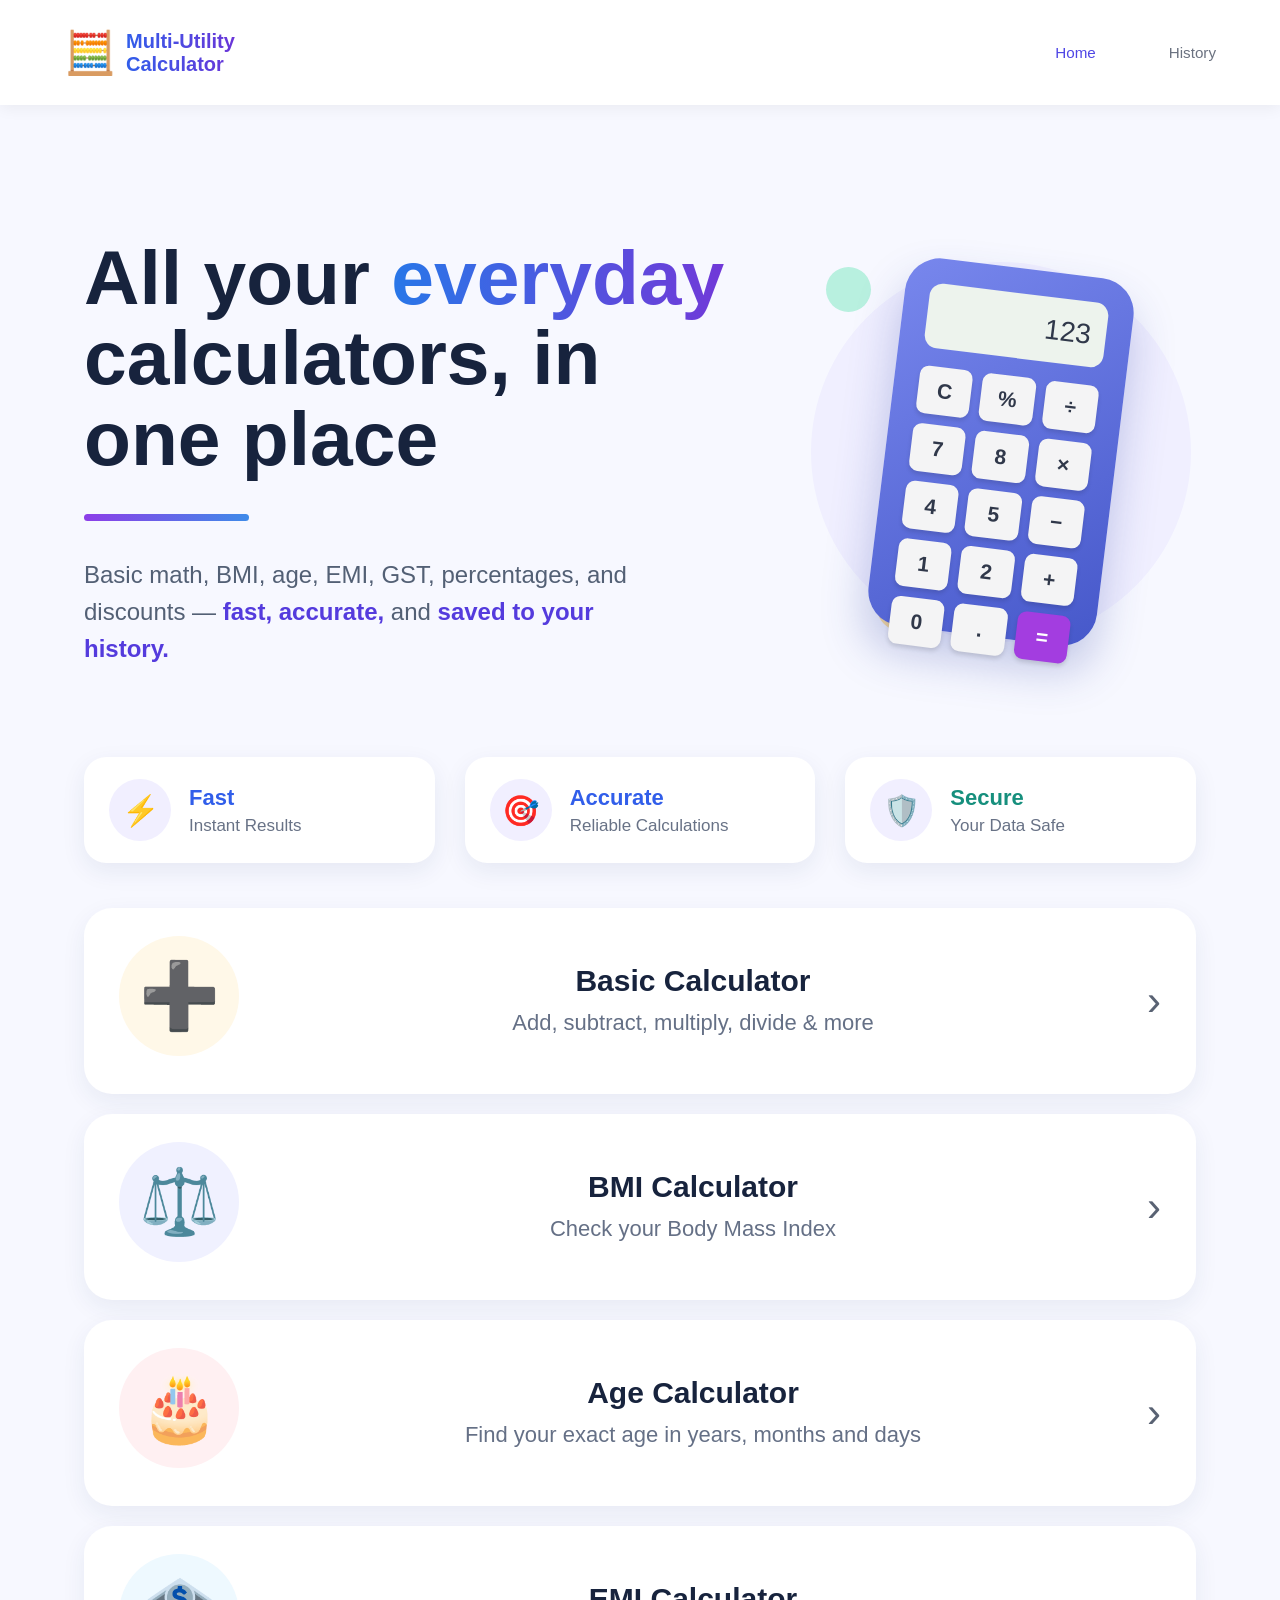
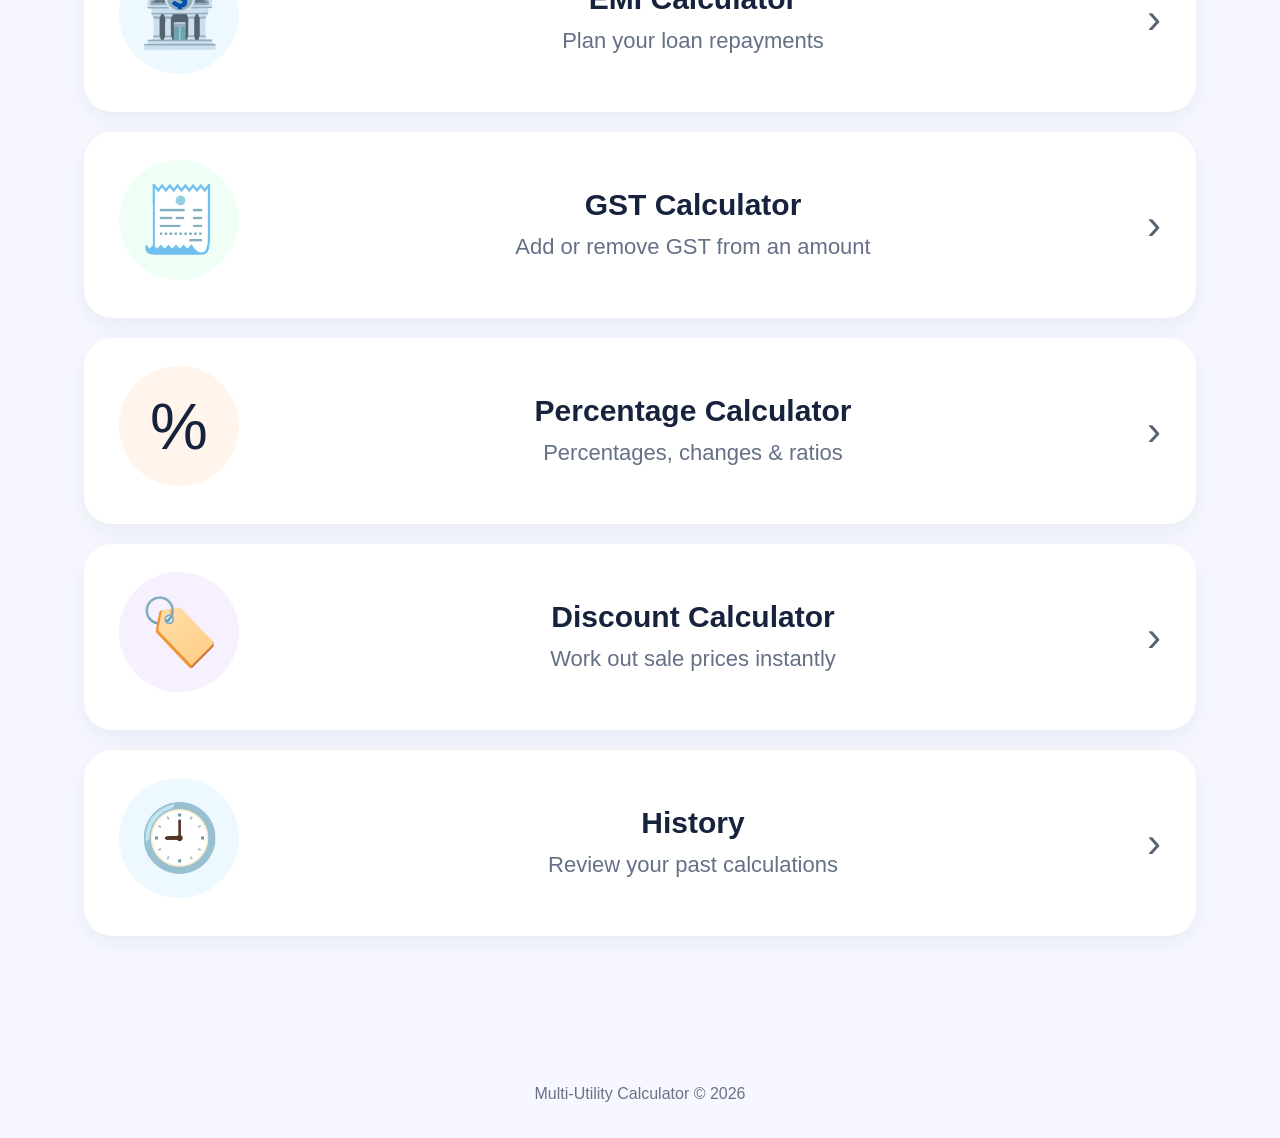
<file: frontend/index.html>
<!DOCTYPE html>
<html lang="en">
<head>
    <meta charset="UTF-8">
    <meta name="viewport" content="width=device-width, initial-scale=1.0">

    <title>Multi-Utility Calculator</title>

    <link rel="stylesheet" href="css/style.css">
    <link rel="stylesheet" href="css/dashboard.css">

    <style>
        * {
            box-sizing: border-box;
            margin: 0;
            padding: 0;
        }

        body {
            font-family: Arial, Helvetica, sans-serif;
            background: #f7f8ff;
            color: #17233d;
        }

        /* ================= NAVBAR ================= */

        .navbar {
            height: 105px;
            background: #ffffff;
            display: flex;
            align-items: center;
            justify-content: space-between;
            padding: 0 5%;
            box-shadow: 0 3px 15px rgba(0, 0, 0, 0.06);
        }

        .brand {
            display: flex;
            align-items: center;
            gap: 15px;
            font-size: 32px;
            font-weight: 800;
            color: #253a70;
        }

        .brand-icon {
            font-size: 42px;
        }

        .brand-text {
            background: linear-gradient(90deg, #315eea, #6b35d8);
            -webkit-background-clip: text;
            -webkit-text-fill-color: transparent;
        }

        nav {
            display: flex;
            align-items: center;
            gap: 55px;
        }

        nav a {
            text-decoration: none;
            color: #586174;
            font-size: 25px;
            font-weight: 600;
        }

        nav a.active {
            color: #315eea;
        }

        .menu-icon {
            display: none;
            font-size: 38px;
        }

        /* ================= CONTAINER ================= */

        .container {
            width: 90%;
            max-width: 1200px;
            margin: auto;
        }

        /* ================= HERO ================= */

        .hero {
            min-height: 610px;
            display: flex;
            align-items: center;
            justify-content: space-between;
            gap: 50px;
            padding: 65px 0 45px;
        }

        .hero-content {
            flex: 1;
        }

        .hero h1 {
            font-size: clamp(48px, 6vw, 78px);
            line-height: 1.05;
            font-weight: 800;
            color: #17233d;
            max-width: 650px;
        }

        .hero h1 span {
            background: linear-gradient(90deg, #2877e8, #7139d8);
            -webkit-background-clip: text;
            -webkit-text-fill-color: transparent;
        }

        .hero-line {
            width: 165px;
            height: 7px;
            margin: 35px 0;
            border-radius: 10px;
            background: linear-gradient(90deg, #8d3ee8, #3e8be9);
        }

        .hero p {
            font-size: 24px;
            line-height: 1.55;
            color: #536075;
            max-width: 600px;
        }

        .hero p strong {
            color: #543bdd;
        }

        /* ================= CALCULATOR IMAGE ================= */

        .calculator-visual {
            flex: 0 0 390px;
            height: 450px;
            display: flex;
            align-items: center;
            justify-content: center;
            position: relative;
        }

        .calculator-circle {
            position: absolute;
            width: 380px;
            height: 380px;
            border-radius: 50%;
            background: #f0efff;
        }

        .calculator {
            position: relative;
            z-index: 2;
            width: 230px;
            height: 370px;
            background: linear-gradient(145deg, #7887ed, #4658ca);
            border-radius: 35px;
            padding: 25px;
            transform: rotate(7deg);
            box-shadow: 0 25px 45px rgba(48, 63, 160, 0.28);
        }

        .calculator-screen {
            height: 65px;
            background: #edf3ed;
            border-radius: 13px;
            display: flex;
            justify-content: flex-end;
            align-items: center;
            padding: 15px;
            font-size: 28px;
            color: #30384a;
            margin-bottom: 18px;
        }

        .calculator-buttons {
            display: grid;
            grid-template-columns: repeat(3, 1fr);
            gap: 10px;
        }

        .calculator-buttons span {
            height: 48px;
            border-radius: 9px;
            background: #f4f4f5;
            display: flex;
            align-items: center;
            justify-content: center;
            font-size: 21px;
            font-weight: 600;
            color: #30384a;
            box-shadow: 0 3px 4px rgba(0, 0, 0, 0.12);
        }

        .calculator-buttons span.equal {
            background: #a33de0;
            color: white;
        }

        .dot {
            position: absolute;
            border-radius: 50%;
        }

        .dot.green {
            width: 45px;
            height: 45px;
            background: #b8f0df;
            top: 40px;
            left: 20px;
        }

        .dot.yellow {
            width: 55px;
            height: 55px;
            background: #ffe09b;
            bottom: 45px;
            left: 70px;
        }

        /* ================= FEATURES ================= */

        .features {
            display: grid;
            grid-template-columns: repeat(3, 1fr);
            gap: 30px;
            margin: 10px 0 45px;
        }

        .feature {
            background: white;
            border-radius: 22px;
            padding: 22px 25px;
            display: flex;
            align-items: center;
            gap: 18px;
            box-shadow: 0 8px 25px rgba(30, 50, 100, 0.08);
        }

        .feature-icon {
            width: 62px;
            height: 62px;
            border-radius: 50%;
            display: flex;
            align-items: center;
            justify-content: center;
            font-size: 30px;
            background: #f1efff;
        }

        .feature h3 {
            font-size: 22px;
            color: #315eea;
            margin-bottom: 5px;
        }

        .feature p {
            font-size: 17px;
            color: #687286;
        }

        .feature.secure h3 {
            color: #168f7d;
        }

        /* ================= CALCULATOR GRID ================= */

        .grid {
            display: grid;
            grid-template-columns: 1fr;
            gap: 20px;
            margin-bottom: 50px;
        }

        .tool-card {
            background: #ffffff;
            min-height: 170px;
            border-radius: 28px;
            padding: 28px 35px;
            display: flex;
            align-items: center;
            gap: 35px;
            text-decoration: none;
            box-shadow: 0 8px 25px rgba(30, 50, 100, 0.07);
            transition: 0.25s ease;
        }

        .tool-card:hover {
            transform: translateY(-4px);
            box-shadow: 0 14px 35px rgba(30, 50, 100, 0.12);
        }

        .tool-card .icon {
            width: 120px;
            height: 120px;
            min-width: 120px;
            border-radius: 50%;
            background: #fff8e8;
            display: flex;
            align-items: center;
            justify-content: center;
            font-size: 65px;
        }

        .tool-card:nth-child(2) .icon {
            background: #f0f1ff;
        }

        .tool-card:nth-child(3) .icon {
            background: #fff0f2;
        }

        .tool-card:nth-child(4) .icon {
            background: #eef9ff;
        }

        .tool-card:nth-child(5) .icon {
            background: #f0fff5;
        }

        .tool-card:nth-child(6) .icon {
            background: #fff5ec;
        }

        .tool-card:nth-child(7) .icon {
            background: #f7f0ff;
        }

        .tool-card:nth-child(8) .icon {
            background: #edf8ff;
        }

        .tool-info {
            flex: 1;
        }

        .tool-card h3 {
            color: #17233d;
            font-size: 30px;
            margin-bottom: 10px;
        }

        .tool-card p {
            color: #657086;
            font-size: 22px;
            line-height: 1.4;
        }

        .arrow {
            font-size: 42px;
            color: #596273;
        }

        /* ================= FOOTER ================= */

        footer {
            text-align: center;
            padding: 35px 20px;
            color: #687286;
            font-size: 16px;
        }

        /* ================= MOBILE ================= */

        @media (max-width: 768px) {

            .navbar {
                height: 92px;
                padding: 0 25px;
            }

            .brand {
                font-size: 24px;
                line-height: 1.1;
                max-width: 250px;
            }

            .brand-icon {
                font-size: 32px;
            }

            nav {
                gap: 22px;
            }

            nav a {
                font-size: 18px;
            }

            .menu-icon {
                display: block;
            }

            .container {
                width: 88%;
            }

            .hero {
                min-height: auto;
                display: block;
                padding: 55px 0 30px;
            }

            .hero h1 {
                font-size: 50px;
            }

            .hero p {
                font-size: 20px;
            }

            .calculator-visual {
                margin: 35px auto 10px;
                transform: scale(0.8);
            }

            .features {
                grid-template-columns: 1fr;
                gap: 15px;
            }

            .feature {
                padding: 18px;
            }

            .tool-card {
                min-height: 145px;
                padding: 22px;
                gap: 20px;
            }

            .tool-card .icon {
                width: 85px;
                height: 85px;
                min-width: 85px;
                font-size: 45px;
            }

            .tool-card h3 {
                font-size: 23px;
            }

            .tool-card p {
                font-size: 17px;
            }

            .arrow {
                display: none;
            }
        }

        @media (max-width: 480px) {

            .navbar {
                padding: 0 18px;
            }

            .brand {
                font-size: 21px;
            }

            nav a {
                font-size: 16px;
            }

            .hero h1 {
                font-size: 43px;
            }

            .hero p {
                font-size: 18px;
            }

            .calculator-visual {
                transform: scale(0.65);
                margin-left: -30px;
                margin-right: -30px;
            }

            .tool-card {
                padding: 18px;
            }

            .tool-card .icon {
                width: 72px;
                height: 72px;
                min-width: 72px;
                font-size: 38px;
            }

            .tool-card h3 {
                font-size: 20px;
            }

            .tool-card p {
                font-size: 15px;
            }
        }
    </style>
</head>

<body>

    <!-- ================= NAVBAR ================= -->

    <div class="navbar">

        <div class="brand">
            <span class="brand-icon">🧮</span>
            <span class="brand-text">Multi-Utility<br>Calculator</span>
        </div>

        <nav>
            <a href="index.html" class="active">Home</a>
            <a href="pages/history.html">History</a>
            <span class="menu-icon">☰</span>
        </nav>

    </div>


    <main class="container">

        <!-- ================= HERO ================= -->

        <section class="hero">

            <div class="hero-content">

                <h1>
                    All your
                    <span>everyday</span>
                    calculators,
                    in one place
                </h1>

                <div class="hero-line"></div>

                <p>
                    Basic math, BMI, age, EMI, GST,
                    percentages, and discounts —
                    <strong>fast, accurate,</strong> and
                    <strong>saved to your history.</strong>
                </p>

            </div>


            <!-- Calculator visual -->

            <div class="calculator-visual">

                <div class="calculator-circle"></div>

                <div class="dot green"></div>
                <div class="dot yellow"></div>

                <div class="calculator">

                    <div class="calculator-screen">
                        123
                    </div>

                    <div class="calculator-buttons">
                        <span>C</span>
                        <span>%</span>
                        <span>÷</span>

                        <span>7</span>
                        <span>8</span>
                        <span>×</span>

                        <span>4</span>
                        <span>5</span>
                        <span>−</span>

                        <span>1</span>
                        <span>2</span>
                        <span>+</span>

                        <span>0</span>
                        <span>.</span>
                        <span class="equal">=</span>
                    </div>

                </div>

            </div>

        </section>


        <!-- ================= FEATURES ================= -->

        <section class="features">

            <div class="feature">

                <div class="feature-icon">
                    ⚡
                </div>

                <div>
                    <h3>Fast</h3>
                    <p>Instant Results</p>
                </div>

            </div>


            <div class="feature">

                <div class="feature-icon">
                    🎯
                </div>

                <div>
                    <h3>Accurate</h3>
                    <p>Reliable Calculations</p>
                </div>

            </div>


            <div class="feature secure">

                <div class="feature-icon">
                    🛡️
                </div>

                <div>
                    <h3>Secure</h3>
                    <p>Your Data Safe</p>
                </div>

            </div>

        </section>


        <!-- ================= CALCULATORS ================= -->

        <section class="grid">

            <a class="tool-card" href="pages/basic.html">

                <div class="icon">
                    ➕
                </div>

                <div class="tool-info">
                    <h3>Basic Calculator</h3>
                    <p>Add, subtract, multiply, divide & more</p>
                </div>

                <div class="arrow">
                    ›
                </div>

            </a>


            <a class="tool-card" href="pages/bmi.html">

                <div class="icon">
                    ⚖️
                </div>

                <div class="tool-info">
                    <h3>BMI Calculator</h3>
                    <p>Check your Body Mass Index</p>
                </div>

                <div class="arrow">
                    ›
                </div>

            </a>


            <a class="tool-card" href="pages/age.html">

                <div class="icon">
                    🎂
                </div>

                <div class="tool-info">
                    <h3>Age Calculator</h3>
                    <p>Find your exact age in years, months and days</p>
                </div>

                <div class="arrow">
                    ›
                </div>

            </a>


            <a class="tool-card" href="pages/emi.html">

                <div class="icon">
                    🏦
                </div>

                <div class="tool-info">
                    <h3>EMI Calculator</h3>
                    <p>Plan your loan repayments</p>
                </div>

                <div class="arrow">
                    ›
                </div>

            </a>


            <a class="tool-card" href="pages/gst.html">

                <div class="icon">
                    🧾
                </div>

                <div class="tool-info">
                    <h3>GST Calculator</h3>
                    <p>Add or remove GST from an amount</p>
                </div>

                <div class="arrow">
                    ›
                </div>

            </a>


            <a class="tool-card" href="pages/percentage.html">

                <div class="icon">
                    %
                </div>

                <div class="tool-info">
                    <h3>Percentage Calculator</h3>
                    <p>Percentages, changes & ratios</p>
                </div>

                <div class="arrow">
                    ›
                </div>

            </a>


            <a class="tool-card" href="pages/discount.html">

                <div class="icon">
                    🏷️
                </div>

                <div class="tool-info">
                    <h3>Discount Calculator</h3>
                    <p>Work out sale prices instantly</p>
                </div>

                <div class="arrow">
                    ›
                </div>

            </a>


            <a class="tool-card" href="pages/history.html">

                <div class="icon">
                    🕘
                </div>

                <div class="tool-info">
                    <h3>History</h3>
                    <p>Review your past calculations</p>
                </div>

                <div class="arrow">
                    ›
                </div>

            </a>

        </section>

    </main>


    <!-- ================= FOOTER ================= -->

    <footer>
        Multi-Utility Calculator &copy; 2026
    </footer>

</body>
</html>
</file>
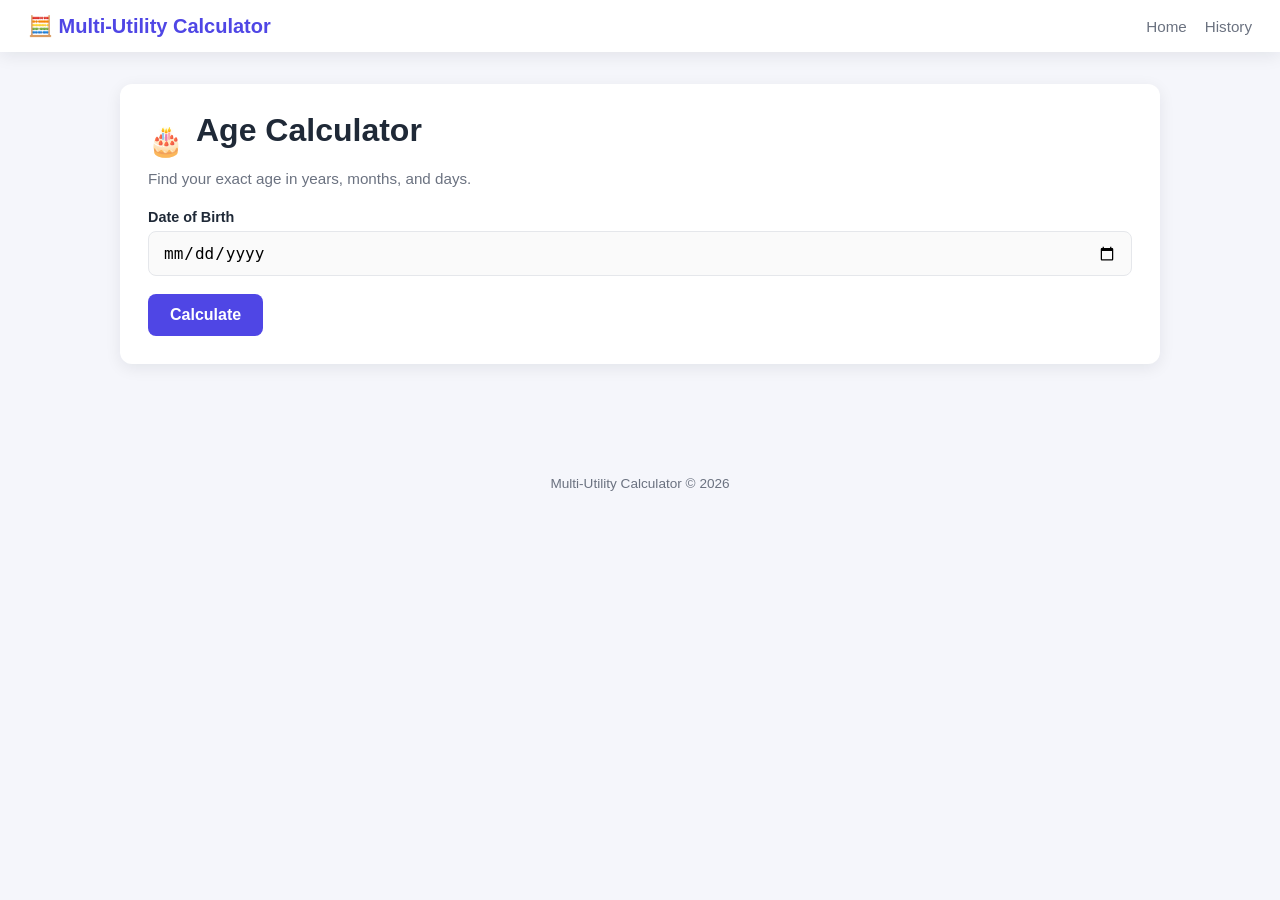
<file: frontend/pages/age.html>
<!DOCTYPE html>
<html lang="en">
<head>
    <meta charset="UTF-8">
    <meta name="viewport" content="width=device-width, initial-scale=1.0">
    <title>Age Calculator | Multi-Utility Calculator</title>
    <link rel="stylesheet" href="../css/style.css">
    <link rel="stylesheet" href="../css/calculator.css">
</head>
<body>
    <div class="navbar">
        <a class="brand" href="../index.html">🧮 Multi-Utility Calculator</a>
        <nav>
            <a href="../index.html">Home</a>
            <a href="history.html">History</a>
        </nav>
    </div>

    <div class="container">
        <div class="card">
            <div class="calc-header">
                <span class="icon">🎂</span>
                <h1>Age Calculator</h1>
            </div>
            <p class="calc-subtitle">Find your exact age in years, months, and days.</p>

            <form id="age-form">
                <div class="form-group">
                    <label for="dob">Date of Birth</label>
                    <input type="date" id="dob" required>
                </div>

                <div class="btn-row">
                    <button type="submit">Calculate</button>
                </div>
            </form>

            <div id="result-box" class="result-box"></div>
            <div id="error-box" class="error-box"></div>
        </div>
    </div>

    <footer>Multi-Utility Calculator &copy; 2026</footer>

    <script src="../js/api.js"></script>
    <script src="../js/age.js"></script>
</body>
</html>
</file>
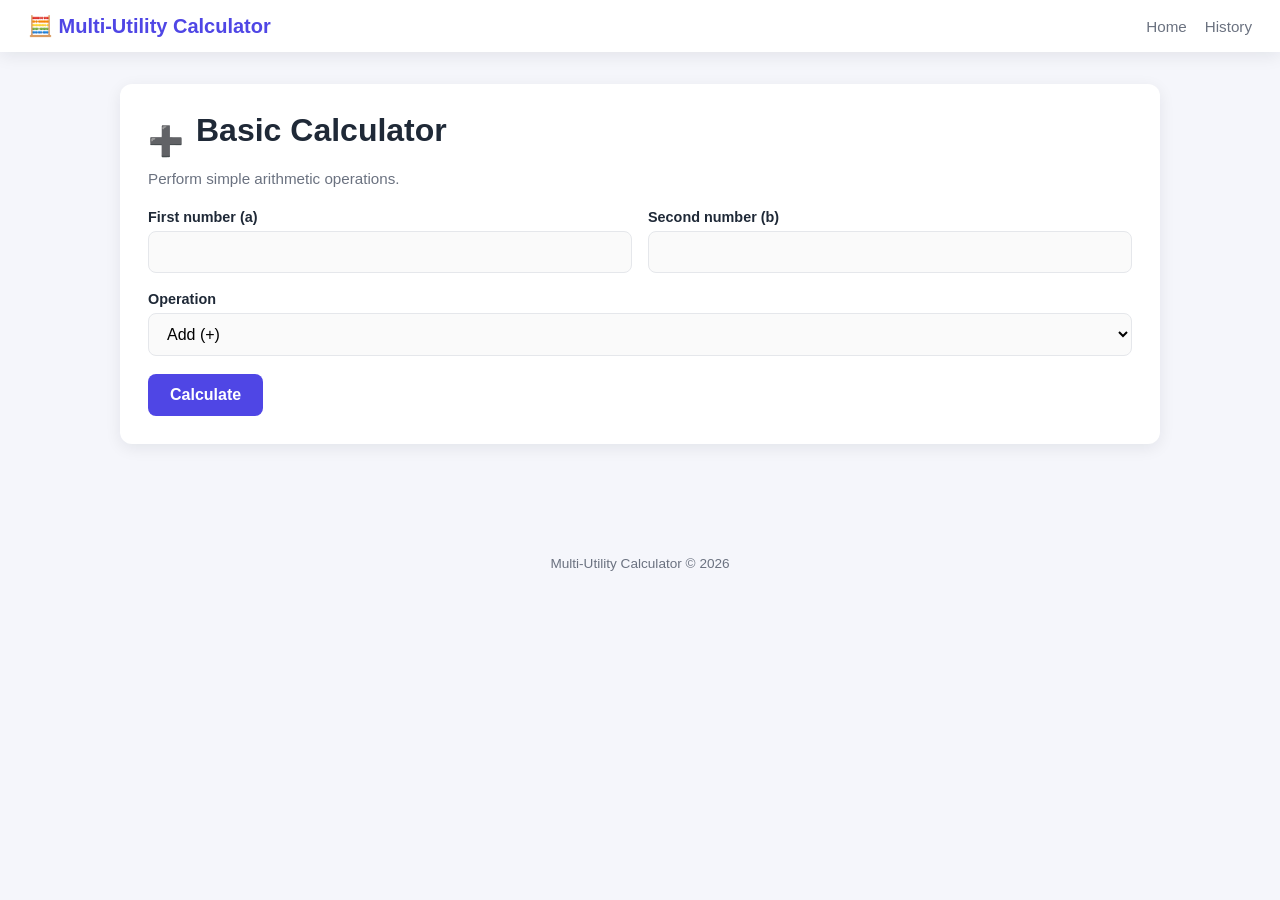
<file: frontend/pages/basic.html>
<!DOCTYPE html>
<html lang="en">
<head>
    <meta charset="UTF-8">
    <meta name="viewport" content="width=device-width, initial-scale=1.0">
    <title>Basic Calculator | Multi-Utility Calculator</title>
    <link rel="stylesheet" href="../css/style.css">
    <link rel="stylesheet" href="../css/calculator.css">
</head>
<body>
    <div class="navbar">
        <a class="brand" href="../index.html">🧮 Multi-Utility Calculator</a>
        <nav>
            <a href="../index.html">Home</a>
            <a href="history.html">History</a>
        </nav>
    </div>

    <div class="container">
        <div class="card">
            <div class="calc-header">
                <span class="icon">➕</span>
                <h1>Basic Calculator</h1>
            </div>
            <p class="calc-subtitle">Perform simple arithmetic operations.</p>

            <form id="basic-form">
                <div class="two-col">
                    <div class="form-group">
                        <label for="a">First number (a)</label>
                        <input type="number" step="any" id="a" required>
                    </div>
                    <div class="form-group">
                        <label for="b">Second number (b)</label>
                        <input type="number" step="any" id="b" required>
                    </div>
                </div>

                <div class="form-group">
                    <label for="operation">Operation</label>
                    <select id="operation" required>
                        <option value="ADD">Add (+)</option>
                        <option value="SUBTRACT">Subtract (−)</option>
                        <option value="MULTIPLY">Multiply (×)</option>
                        <option value="DIVIDE">Divide (÷)</option>
                        <option value="MODULUS">Modulus (%)</option>
                        <option value="POWER">Power (^)</option>
                    </select>
                </div>

                <div class="btn-row">
                    <button type="submit">Calculate</button>
                </div>
            </form>

            <div id="result-box" class="result-box"></div>
            <div id="error-box" class="error-box"></div>
        </div>
    </div>

    <footer>Multi-Utility Calculator &copy; 2026</footer>

    <script src="../js/api.js"></script>
    <script src="../js/basic.js"></script>
</body>
</html>
</file>
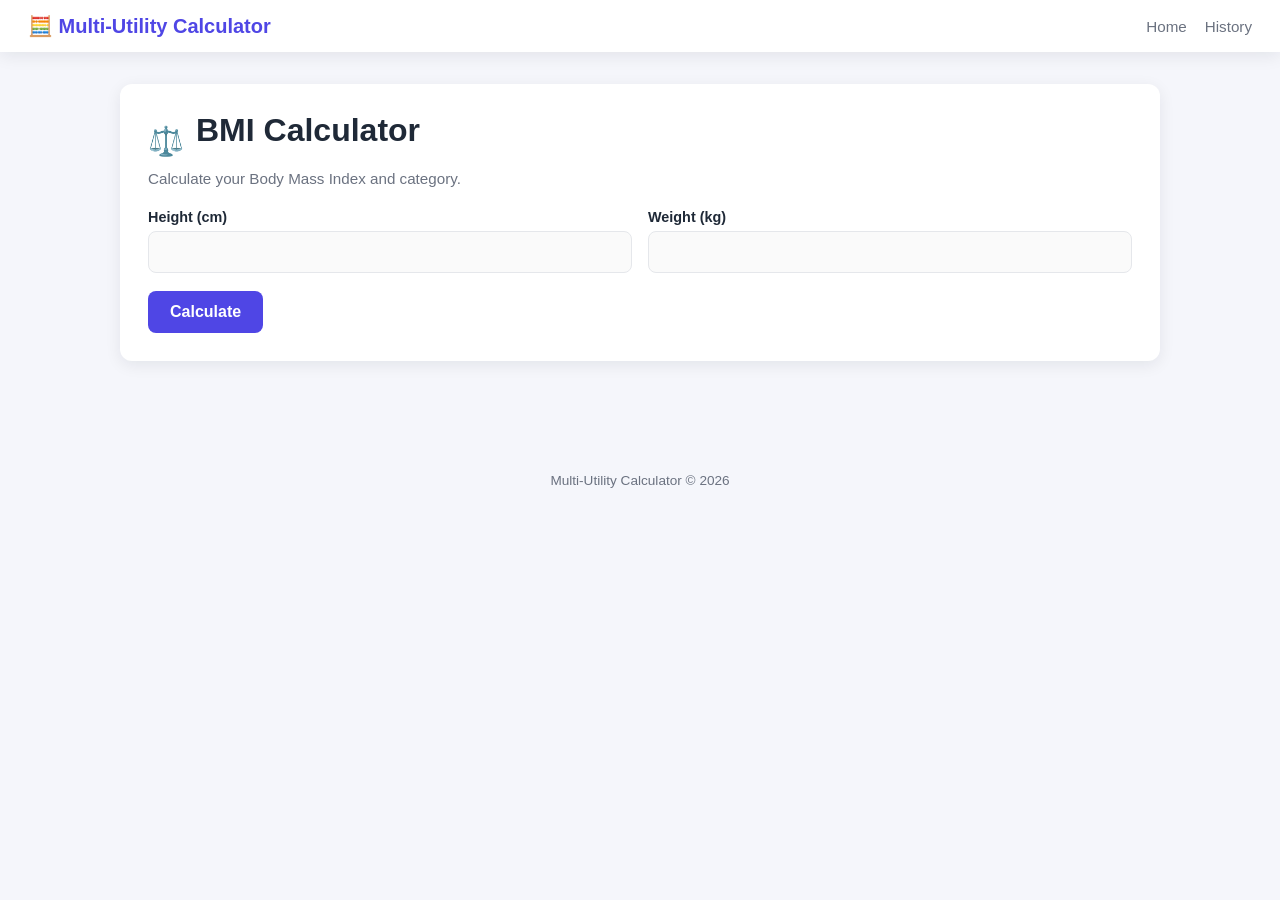
<file: frontend/pages/bmi.html>
<!DOCTYPE html>
<html lang="en">
<head>
    <meta charset="UTF-8">
    <meta name="viewport" content="width=device-width, initial-scale=1.0">
    <title>BMI Calculator | Multi-Utility Calculator</title>
    <link rel="stylesheet" href="../css/style.css">
    <link rel="stylesheet" href="../css/calculator.css">
</head>
<body>
    <div class="navbar">
        <a class="brand" href="../index.html">🧮 Multi-Utility Calculator</a>
        <nav>
            <a href="../index.html">Home</a>
            <a href="history.html">History</a>
        </nav>
    </div>

    <div class="container">
        <div class="card">
            <div class="calc-header">
                <span class="icon">⚖️</span>
                <h1>BMI Calculator</h1>
            </div>
            <p class="calc-subtitle">Calculate your Body Mass Index and category.</p>

            <form id="bmi-form">
                <div class="two-col">
                    <div class="form-group">
                        <label for="height">Height (cm)</label>
                        <input type="number" step="any" id="height" required>
                    </div>
                    <div class="form-group">
                        <label for="weight">Weight (kg)</label>
                        <input type="number" step="any" id="weight" required>
                    </div>
                </div>

                <div class="btn-row">
                    <button type="submit">Calculate</button>
                </div>
            </form>

            <div id="result-box" class="result-box"></div>
            <div id="error-box" class="error-box"></div>
        </div>
    </div>

    <footer>Multi-Utility Calculator &copy; 2026</footer>

    <script src="../js/api.js"></script>
    <script src="../js/bmi.js"></script>
</body>
</html>
</file>
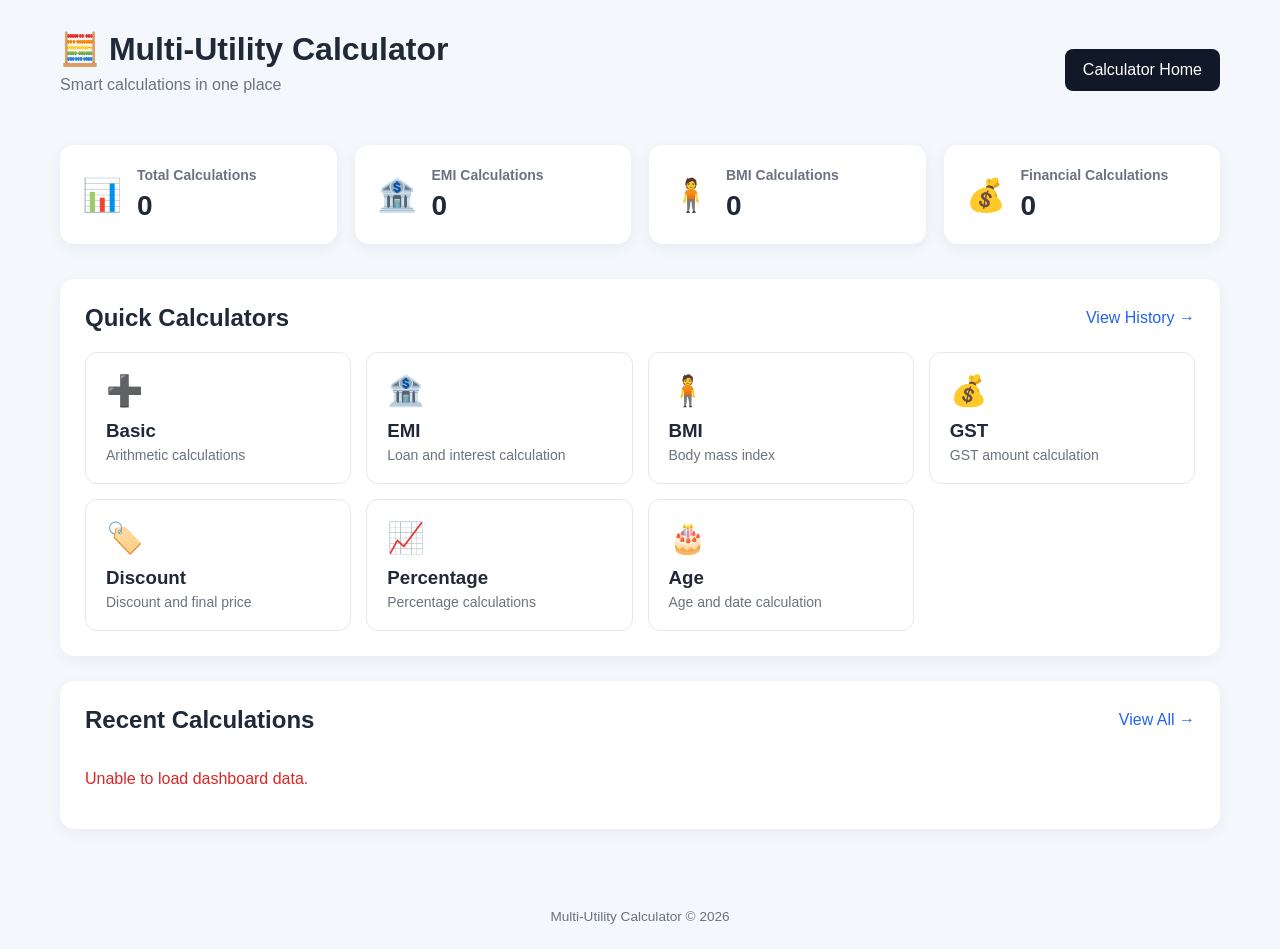
<file: frontend/pages/dashboard.html>
<!DOCTYPE html>
<html lang="en">
<head>
    <meta charset="UTF-8">
    <meta name="viewport" content="width=device-width, initial-scale=1.0">

    <title>Calculator Dashboard</title>

    <link rel="stylesheet" href="../css/style.css">
    <link rel="stylesheet" href="../css/dashboard.css">
</head>

<body>

<div class="dashboard">

    <header class="dashboard-header">
        <div>
            <h1>🧮 Multi-Utility Calculator</h1>
            <p>Smart calculations in one place</p>
        </div>

        <a href="../index.html" class="home-btn">
            Calculator Home
        </a>
    </header>


    <section class="stats-grid">

        <div class="stat-card">
            <div class="stat-icon">📊</div>
            <div>
                <h3>Total Calculations</h3>
                <p id="total-calculations">0</p>
            </div>
        </div>

        <div class="stat-card">
            <div class="stat-icon">🏦</div>
            <div>
                <h3>EMI Calculations</h3>
                <p id="emi-count">0</p>
            </div>
        </div>

        <div class="stat-card">
            <div class="stat-icon">🧍</div>
            <div>
                <h3>BMI Calculations</h3>
                <p id="bmi-count">0</p>
            </div>
        </div>

        <div class="stat-card">
            <div class="stat-icon">💰</div>
            <div>
                <h3>Financial Calculations</h3>
                <p id="financial-count">0</p>
            </div>
        </div>

    </section>


    <section class="dashboard-section">

        <div class="section-header">
            <h2>Quick Calculators</h2>
            <a href="history.html">View History →</a>
        </div>


        <div class="calculator-grid">

            <a href="basic.html" class="calculator-card">
                <span>➕</span>
                <h3>Basic</h3>
                <p>Arithmetic calculations</p>
            </a>

            <a href="emi.html" class="calculator-card">
                <span>🏦</span>
                <h3>EMI</h3>
                <p>Loan and interest calculation</p>
            </a>

            <a href="bmi.html" class="calculator-card">
                <span>🧍</span>
                <h3>BMI</h3>
                <p>Body mass index</p>
            </a>

            <a href="gst.html" class="calculator-card">
                <span>💰</span>
                <h3>GST</h3>
                <p>GST amount calculation</p>
            </a>

            <a href="discount.html" class="calculator-card">
                <span>🏷️</span>
                <h3>Discount</h3>
                <p>Discount and final price</p>
            </a>

            <a href="percentage.html" class="calculator-card">
                <span>📈</span>
                <h3>Percentage</h3>
                <p>Percentage calculations</p>
            </a>

            <a href="age.html" class="calculator-card">
                <span>🎂</span>
                <h3>Age</h3>
                <p>Age and date calculation</p>
            </a>

        </div>

    </section>


    <section class="dashboard-section">

        <div class="section-header">
            <h2>Recent Calculations</h2>
            <a href="history.html">View All →</a>
        </div>

        <div id="recent-calculations" class="recent-list">
            <p class="loading">Loading...</p>
        </div>

    </section>

</div>


<footer>
    Multi-Utility Calculator &copy; 2026
</footer>


<script src="../js/api.js"></script>
<script src="../js/dashboard.js"></script>

</body>
</html>
</file>
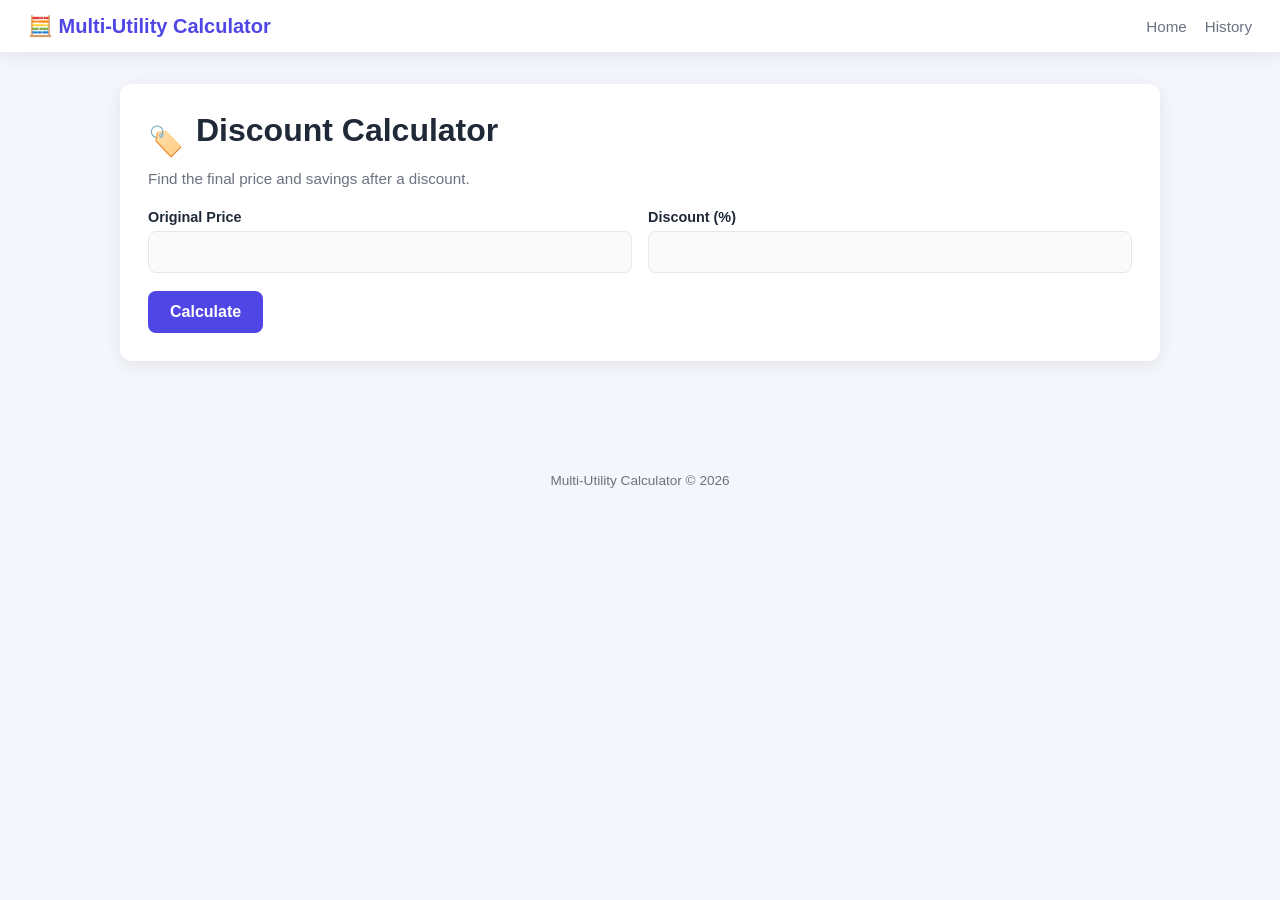
<file: frontend/pages/discount.html>
<!DOCTYPE html>
<html lang="en">
<head>
    <meta charset="UTF-8">
    <meta name="viewport" content="width=device-width, initial-scale=1.0">
    <title>Discount Calculator | Multi-Utility Calculator</title>
    <link rel="stylesheet" href="../css/style.css">
    <link rel="stylesheet" href="../css/calculator.css">
</head>
<body>
    <div class="navbar">
        <a class="brand" href="../index.html">🧮 Multi-Utility Calculator</a>
        <nav>
            <a href="../index.html">Home</a>
            <a href="history.html">History</a>
        </nav>
    </div>

    <div class="container">
        <div class="card">
            <div class="calc-header">
                <span class="icon">🏷️</span>
                <h1>Discount Calculator</h1>
            </div>
            <p class="calc-subtitle">Find the final price and savings after a discount.</p>

            <form id="discount-form">
                <div class="two-col">
                    <div class="form-group">
                        <label for="price">Original Price</label>
                        <input type="number" step="any" id="price" required>
                    </div>
                    <div class="form-group">
                        <label for="discountPercent">Discount (%)</label>
                        <input type="number" step="any" id="discountPercent" required>
                    </div>
                </div>

                <div class="btn-row">
                    <button type="submit">Calculate</button>
                </div>
            </form>

            <div id="result-box" class="result-box"></div>
            <div id="error-box" class="error-box"></div>
        </div>
    </div>

    <footer>Multi-Utility Calculator &copy; 2026</footer>

    <script src="../js/api.js"></script>
    <script src="../js/discount.js"></script>
</body>
</html>
</file>
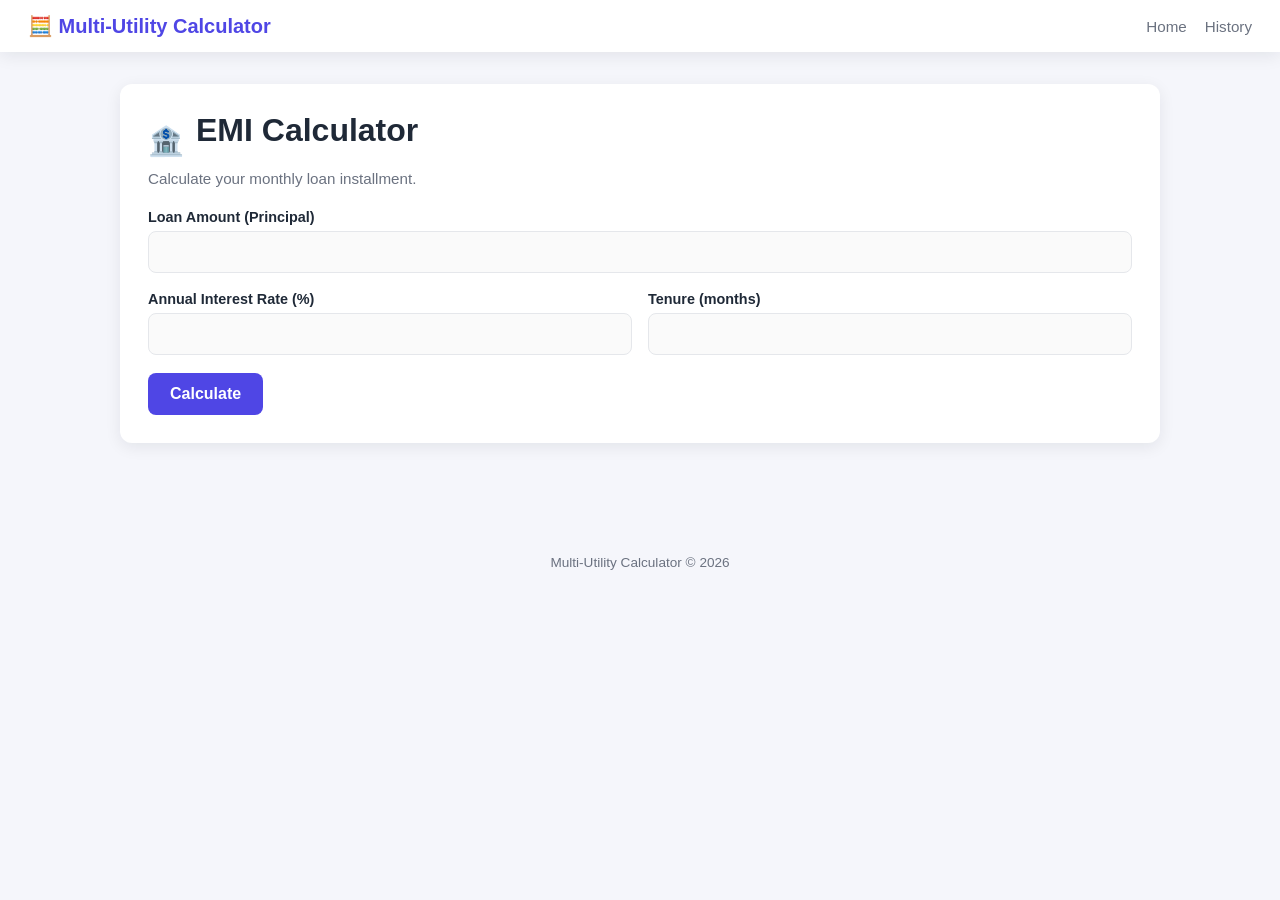
<file: frontend/pages/emi.html>
<!DOCTYPE html>
<html lang="en">
<head>
    <meta charset="UTF-8">
    <meta name="viewport" content="width=device-width, initial-scale=1.0">
    <title>EMI Calculator | Multi-Utility Calculator</title>
    <link rel="stylesheet" href="../css/style.css">
    <link rel="stylesheet" href="../css/calculator.css">
</head>
<body>
    <div class="navbar">
        <a class="brand" href="../index.html">🧮 Multi-Utility Calculator</a>
        <nav>
            <a href="../index.html">Home</a>
            <a href="history.html">History</a>
        </nav>
    </div>

    <div class="container">
        <div class="card">
            <div class="calc-header">
                <span class="icon">🏦</span>
                <h1>EMI Calculator</h1>
            </div>
            <p class="calc-subtitle">Calculate your monthly loan installment.</p>

            <form id="emi-form">
                <div class="form-group">
                    <label for="principal">Loan Amount (Principal)</label>
                    <input type="number" step="any" id="principal" required>
                </div>
                <div class="two-col">
                    <div class="form-group">
                        <label for="rate">Annual Interest Rate (%)</label>
                        <input type="number" step="any" id="rate" required>
                    </div>
                    <div class="form-group">
                        <label for="tenure">Tenure (months)</label>
                        <input type="number" step="1" id="tenure" required>
                    </div>
                </div>

                <div class="btn-row">
                    <button type="submit">Calculate</button>
                </div>
            </form>

            <div id="result-box" class="result-box"></div>
            <div id="error-box" class="error-box"></div>
        </div>
    </div>

    <footer>Multi-Utility Calculator &copy; 2026</footer>

    <script src="../js/api.js"></script>
    <script src="../js/emi.js"></script>
</body>
</html>
</file>
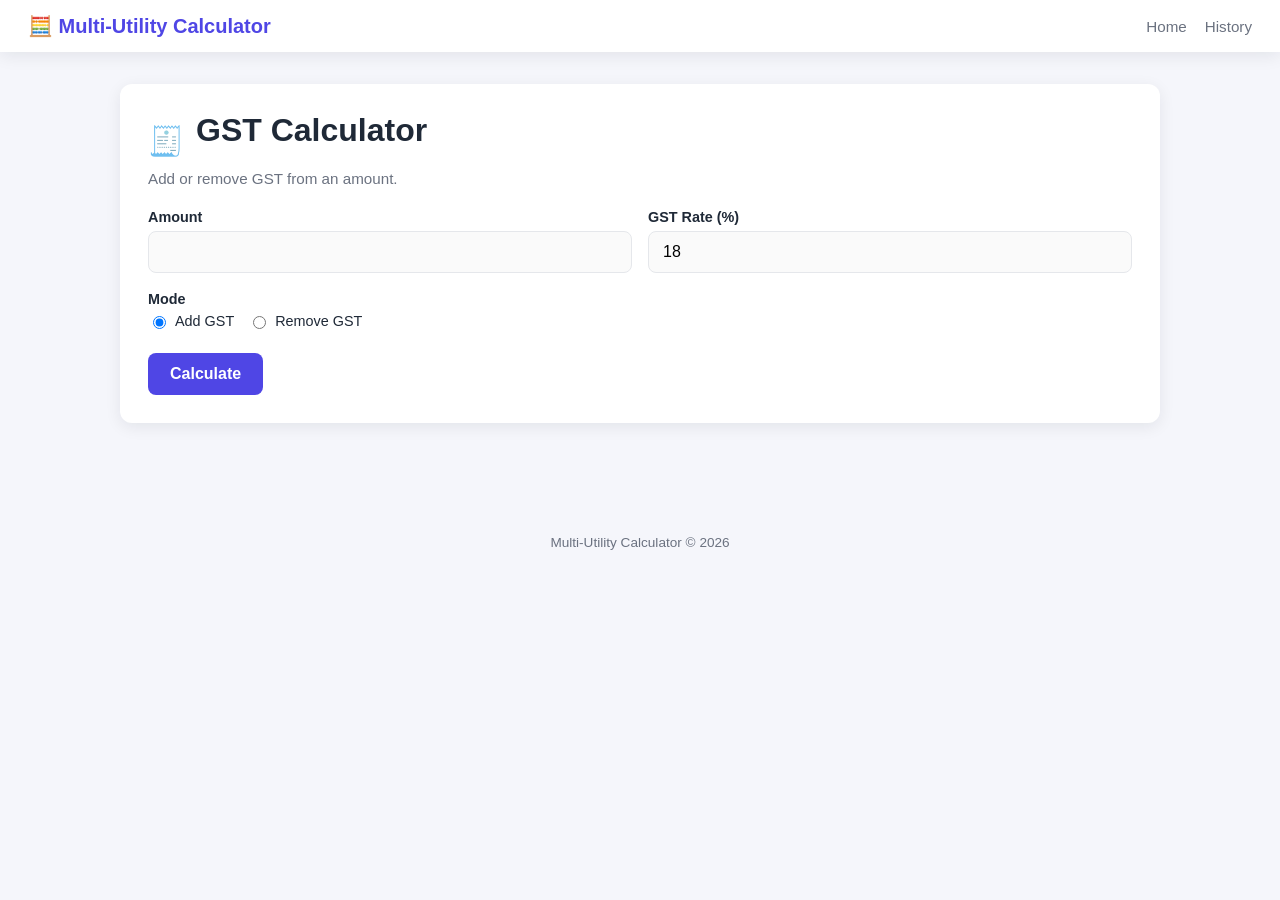
<file: frontend/pages/gst.html>
<!DOCTYPE html>
<html lang="en">
<head>
    <meta charset="UTF-8">
    <meta name="viewport" content="width=device-width, initial-scale=1.0">
    <title>GST Calculator | Multi-Utility Calculator</title>
    <link rel="stylesheet" href="../css/style.css">
    <link rel="stylesheet" href="../css/calculator.css">
</head>
<body>
    <div class="navbar">
        <a class="brand" href="../index.html">🧮 Multi-Utility Calculator</a>
        <nav>
            <a href="../index.html">Home</a>
            <a href="history.html">History</a>
        </nav>
    </div>

    <div class="container">
        <div class="card">
            <div class="calc-header">
                <span class="icon">🧾</span>
                <h1>GST Calculator</h1>
            </div>
            <p class="calc-subtitle">Add or remove GST from an amount.</p>

            <form id="gst-form">
                <div class="two-col">
                    <div class="form-group">
                        <label for="amount">Amount</label>
                        <input type="number" step="any" id="amount" required>
                    </div>
                    <div class="form-group">
                        <label for="rate">GST Rate (%)</label>
                        <input type="number" step="any" id="rate" required value="18">
                    </div>
                </div>

                <div class="form-group">
                    <label>Mode</label>
                    <div class="radio-group">
                        <label><input type="radio" name="mode" value="ADD" checked> Add GST</label>
                        <label><input type="radio" name="mode" value="REMOVE"> Remove GST</label>
                    </div>
                </div>

                <div class="btn-row">
                    <button type="submit">Calculate</button>
                </div>
            </form>

            <div id="result-box" class="result-box"></div>
            <div id="error-box" class="error-box"></div>
        </div>
    </div>

    <footer>Multi-Utility Calculator &copy; 2026</footer>

    <script src="../js/api.js"></script>
    <script src="../js/gst.js"></script>
</body>
</html>
</file>
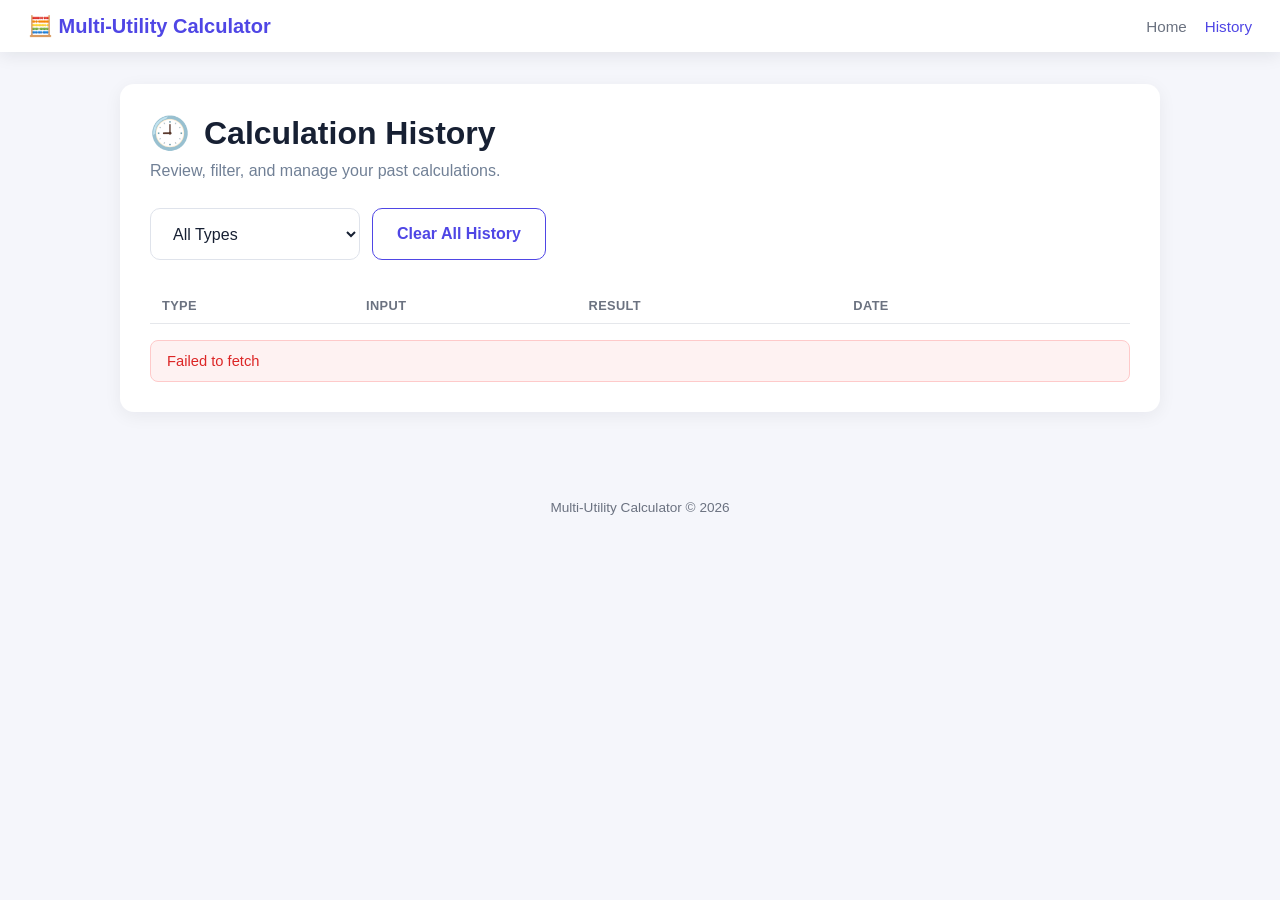
<file: frontend/pages/history.html>
<!DOCTYPE html>
<html lang="en">
<head>
    <meta charset="UTF-8">
    <meta name="viewport" content="width=device-width, initial-scale=1.0">

    <title>History | Multi-Utility Calculator</title>

    <link rel="stylesheet" href="../css/style.css">
    <link rel="stylesheet" href="../css/calculator.css">
</head>

<body>

    <!-- ================= NAVBAR ================= -->
    <div class="navbar">

        <a class="brand" href="../index.html">
            🧮 Multi-Utility Calculator
        </a>

        <nav>
            <a href="../index.html">Home</a>
            <a href="history.html" class="active">History</a>
        </nav>

    </div>


    <!-- ================= MAIN CONTENT ================= -->
    <main class="container">

        <section class="history-card">

            <!-- History Header -->
            <div class="history-header">

                <h1 class="history-title">
                    <span class="history-icon">🕘</span>
                    Calculation History
                </h1>

                <p class="history-subtitle">
                    Review, filter, and manage your past calculations.
                </p>

            </div>


            <!-- Filter Controls -->
            <div class="history-controls">

                <select id="filter-type">
                    <option value="">All Types</option>
                    <option value="BASIC">Basic</option>
                    <option value="BMI">BMI</option>
                    <option value="AGE">Age</option>
                    <option value="EMI">EMI</option>
                    <option value="GST">GST</option>
                    <option value="PERCENTAGE">Percentage</option>
                    <option value="DISCOUNT">Discount</option>
                </select>

                <button
                    type="button"
                    id="clear-all-btn"
                    class="clear-history-btn">
                    Clear All History
                </button>

            </div>


            <!-- History Table -->
            <div class="history-table-wrapper">

                <table class="history-table">

                    <thead>
                        <tr>
                            <th>Type</th>
                            <th>Input</th>
                            <th>Result</th>
                            <th>Date</th>
                            <th></th>
                        </tr>
                    </thead>

                    <tbody id="history-body">
                        <!-- history.js inserts rows here -->
                    </tbody>

                </table>

            </div>


            <!-- Empty State -->
            <div
                id="empty-state"
                class="empty-history"
                style="display: none;">

                <div class="empty-history-icon">
                    🕘
                </div>

                <h3>No calculations yet</h3>

                <p>
                    Try one of the calculators to see your history here.
                </p>

            </div>


            <!-- Error -->
            <div
                id="error-box"
                class="error-box">
            </div>

        </section>

    </main>


    <!-- ================= FOOTER ================= -->
    <footer>
        Multi-Utility Calculator &copy; 2026
    </footer>


    <!-- ================= JAVASCRIPT ================= -->
    <script src="../js/api.js"></script>
    <script src="../js/history.js"></script>

</body>
</html>
</file>
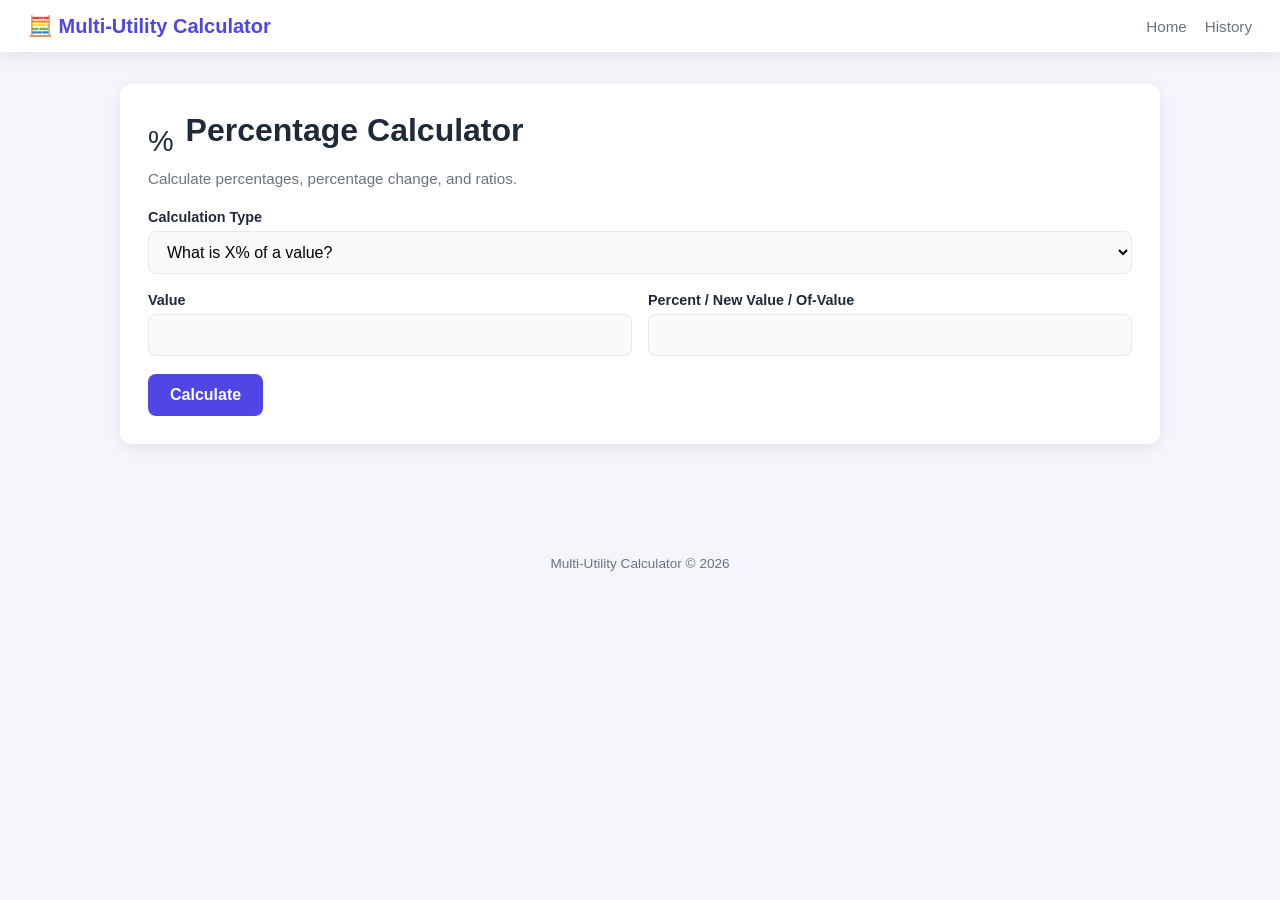
<file: frontend/pages/percentage.html>
<!DOCTYPE html>
<html lang="en">
<head>
    <meta charset="UTF-8">
    <meta name="viewport" content="width=device-width, initial-scale=1.0">
    <title>Percentage Calculator | Multi-Utility Calculator</title>
    <link rel="stylesheet" href="../css/style.css">
    <link rel="stylesheet" href="../css/calculator.css">
</head>
<body>
    <div class="navbar">
        <a class="brand" href="../index.html">🧮 Multi-Utility Calculator</a>
        <nav>
            <a href="../index.html">Home</a>
            <a href="history.html">History</a>
        </nav>
    </div>

    <div class="container">
        <div class="card">
            <div class="calc-header">
                <span class="icon">%</span>
                <h1>Percentage Calculator</h1>
            </div>
            <p class="calc-subtitle">Calculate percentages, percentage change, and ratios.</p>

            <form id="percentage-form">
                <div class="form-group">
                    <label for="mode">Calculation Type</label>
                    <select id="mode" required>
                        <option value="OF">What is X% of a value?</option>
                        <option value="CHANGE">Percentage change (value → new value)</option>
                        <option value="IS_WHAT_PERCENT">Value is what % of another value?</option>
                    </select>
                </div>

                <div class="two-col">
                    <div class="form-group">
                        <label for="value">Value</label>
                        <input type="number" step="any" id="value" required>
                    </div>
                    <div class="form-group">
                        <label for="percent">Percent / New Value / Of-Value</label>
                        <input type="number" step="any" id="percent" required>
                    </div>
                </div>

                <div class="btn-row">
                    <button type="submit">Calculate</button>
                </div>
            </form>

            <div id="result-box" class="result-box"></div>
            <div id="error-box" class="error-box"></div>
        </div>
    </div>

    <footer>Multi-Utility Calculator &copy; 2026</footer>

    <script src="../js/api.js"></script>
    <script src="../js/percentage.js"></script>
</body>
</html>
</file>
<file: frontend/css/style.css>
/* =========================================
   ROOT VARIABLES
   ========================================= */

:root {
    --primary: #4f46e5;
    --primary-dark: #4338ca;
    --secondary: #06b6d4;

    --bg: #f5f6fb;
    --surface: #ffffff;

    --text: #1f2937;
    --text-muted: #6b7280;

    --border: #e5e7eb;

    --success: #16a34a;
    --error: #dc2626;

    --radius: 12px;

    --shadow: 0 4px 16px rgba(17, 24, 39, 0.08);
}


/* =========================================
   RESET
   ========================================= */

* {
    box-sizing: border-box;
}

html {
    scroll-behavior: smooth;
}

body {
    margin: 0;

    font-family:
        'Segoe UI',
        Roboto,
        Helvetica,
        Arial,
        sans-serif;

    background: var(--bg);

    color: var(--text);

    min-height: 100vh;
}


/* =========================================
   LINKS
   ========================================= */

a {
    color: inherit;
    text-decoration: none;
}


/* =========================================
   NAVBAR
   ========================================= */

.navbar {
    display: flex;

    align-items: center;
    justify-content: space-between;

    background: var(--surface);

    padding: 14px 28px;

    box-shadow: var(--shadow);

    position: sticky;
    top: 0;

    z-index: 100;
}


/* Brand */

.navbar .brand {
    display: flex;

    align-items: center;

    gap: 10px;

    font-weight: 700;

    font-size: 1.25rem;

    color: var(--primary);
}

.navbar .brand img {
    width: 32px;
    height: 32px;
}


/* Navigation */

.navbar nav {
    display: flex;

    align-items: center;
}

.navbar nav a {
    margin-left: 18px;

    color: var(--text-muted);

    font-weight: 500;

    font-size: 0.95rem;

    transition: color 0.2s ease;
}

.navbar nav a:hover,
.navbar nav a.active {
    color: var(--primary);
}


/* =========================================
   MAIN CONTAINER
   ========================================= */

.container {
    max-width: 1080px;

    margin: 0 auto;

    padding: 32px 20px 64px;
}


/* =========================================
   GENERAL CARD
   ========================================= */

.card {
    background: var(--surface);

    border-radius: var(--radius);

    box-shadow: var(--shadow);

    padding: 28px;

    margin-bottom: 24px;
}

.card h1,
.card h2 {
    margin-top: 0;
}


/* =========================================
   FORMS
   ========================================= */

.form-group {
    margin-bottom: 18px;
}

label {
    display: block;

    font-weight: 600;

    font-size: 0.9rem;

    margin-bottom: 6px;

    color: var(--text);
}

input,
select {
    width: 100%;

    padding: 11px 14px;

    border: 1px solid var(--border);

    border-radius: 8px;

    font-size: 1rem;

    background: #fafafa;

    transition:
        border-color 0.2s,
        box-shadow 0.2s;
}

input:focus,
select:focus {
    outline: none;

    border-color: var(--primary);

    box-shadow:
        0 0 0 3px rgba(79, 70, 229, 0.15);

    background: #ffffff;
}


/* =========================================
   BUTTONS
   ========================================= */

button,
.btn {
    display: inline-block;

    background: var(--primary);

    color: #ffffff;

    border: none;

    padding: 12px 22px;

    border-radius: 8px;

    font-size: 1rem;

    font-weight: 600;

    cursor: pointer;

    transition:
        background 0.2s,
        transform 0.1s;
}

button:hover,
.btn:hover {
    background: var(--primary-dark);
}

button:active {
    transform: scale(0.98);
}

button.secondary {
    background: transparent;

    color: var(--primary);

    border: 1.5px solid var(--primary);
}

button.secondary:hover {
    background: rgba(79, 70, 229, 0.08);
}


/* =========================================
   BUTTON ROW
   ========================================= */

.btn-row {
    display: flex;

    gap: 12px;

    flex-wrap: wrap;
}


/* =========================================
   RESULT BOX
   ========================================= */

.result-box {
    margin-top: 20px;

    padding: 18px 20px;

    border-radius: var(--radius);

    background: #eef2ff;

    border: 1px solid #c7d2fe;

    display: none;
}

.result-box.show {
    display: block;
}

.result-box .result-row {
    display: flex;

    justify-content: space-between;

    padding: 6px 0;

    font-size: 1rem;
}

.result-box .result-row .label {
    color: var(--text-muted);
}

.result-box .result-row .value {
    font-weight: 700;

    color: var(--primary-dark);
}


/* =========================================
   ERROR BOX
   ========================================= */

.error-box {
    margin-top: 16px;

    padding: 12px 16px;

    border-radius: 8px;

    background: #fef2f2;

    border: 1px solid #fecaca;

    color: var(--error);

    display: none;

    font-size: 0.92rem;
}

.error-box.show {
    display: block;
}


/* =========================================
   CALCULATOR GRID
   ========================================= */

.grid {
    display: grid;

    grid-template-columns:
        repeat(auto-fit, minmax(220px, 1fr));

    gap: 18px;
}


/* =========================================
   TOOL CARD
   ========================================= */

.tool-card {
    background: var(--surface);

    border-radius: var(--radius);

    box-shadow: var(--shadow);

    padding: 24px;

    text-align: center;

    transition:
        transform 0.15s,
        box-shadow 0.15s;

    cursor: pointer;
}

.tool-card:hover {
    transform: translateY(-4px);

    box-shadow:
        0 10px 24px rgba(17, 24, 39, 0.12);
}

.tool-card .icon {
    font-size: 2.2rem;

    margin-bottom: 10px;
}

.tool-card h3 {
    margin: 0 0 6px;
}

.tool-card p {
    margin: 0;

    color: var(--text-muted);

    font-size: 0.88rem;
}


/* =========================================
   FOOTER
   ========================================= */

footer {
    text-align: center;

    padding: 24px;

    color: var(--text-muted);

    font-size: 0.85rem;
}


/* =========================================
   RADIO GROUP
   ========================================= */

.radio-group {
    display: flex;

    gap: 14px;

    flex-wrap: wrap;
}

.radio-group label {
    display: flex;

    align-items: center;

    gap: 6px;

    font-weight: 500;

    cursor: pointer;
}

.radio-group input {
    width: auto;
}


/* =================================================
   HISTORY PAGE
   ================================================= */


/* History Main Card */

.history-card {
    width: 100%;

    background: #ffffff;

    border-radius: 14px;

    padding: 30px;

    box-shadow:
        0 4px 18px rgba(17, 24, 39, 0.06);
}


/* History Header */

.history-header {
    margin-bottom: 28px;
}

.history-title {
    display: flex;

    align-items: center;

    gap: 14px;

    margin: 0 0 10px;

    font-size: 2rem;

    font-weight: 700;

    color: #172033;
}

.history-icon {
    font-size: 2rem;
}

.history-subtitle {
    margin: 0;

    color: #718096;

    font-size: 1rem;
}


/* =========================================
   HISTORY CONTROLS
   ========================================= */

.history-controls {
    display: flex;

    align-items: center;

    gap: 12px;

    margin-bottom: 28px;

    flex-wrap: wrap;
}

.history-controls select {
    width: 210px;

    height: 52px;

    padding:
        0 18px;

    background: #ffffff;

    border: 1px solid #dfe3eb;

    border-radius: 10px;

    color: #172033;

    font-size: 1rem;

    cursor: pointer;
}


/* Clear History Button */

.clear-history-btn {
    height: 52px;

    padding: 0 24px;

    background: #ffffff;

    color: #4f46e5;

    border: 1.5px solid #4f46e5;

    border-radius: 10px;

    font-size: 1rem;

    font-weight: 600;

    cursor: pointer;

    transition:
        background 0.2s ease,
        color 0.2s ease;
}

.clear-history-btn:hover {
    background: #eef2ff;

    color: #4338ca;
}


/* =========================================
   HISTORY TABLE
   ========================================= */

.history-table-wrapper {
    width: 100%;

    overflow-x: auto;
}

.history-table {
    width: 100%;

    min-width: 760px;

    border-collapse: collapse;
}


/* Table Header */

.history-table th {
    padding: 14px;

    text-align: left;

    color: #64748b;

    font-size: 0.82rem;

    font-weight: 600;

    text-transform: uppercase;

    letter-spacing: 0.04em;

    border-bottom:
        1px solid #e5e7eb;
}


/* Table Cells */

.history-table td {
    padding: 18px 14px;

    color: #26344d;

    font-size: 0.92rem;

    vertical-align: middle;

    border-bottom:
        1px solid #e5e7eb;
}


/* Row Hover */

.history-table tbody tr {
    transition: background 0.15s ease;
}

.history-table tbody tr:hover {
    background: #fafbff;
}


/* =========================================
   HISTORY TYPE BADGE
   ========================================= */

.history-type {
    display: inline-flex;

    align-items: center;

    justify-content: center;

    padding: 5px 12px;

    border-radius: 999px;

    background: #eef2ff;

    color: #4f46e5;

    font-size: 0.78rem;

    font-weight: 700;

    text-transform: uppercase;
}


/* =========================================
   HISTORY INPUT / RESULT
   ========================================= */

.history-input,
.history-result {
    color: #26344d;

    word-break: break-word;
}

.history-result {
    font-weight: 500;
}


/* =========================================
   HISTORY DATE
   ========================================= */

.history-date {
    color: #26344d;

    line-height: 1.5;

    white-space: nowrap;
}


/* =========================================
   DELETE BUTTON
   ========================================= */

.delete-history-btn {
    background: transparent;

    color: #dc2626;

    border: none;

    padding: 6px 4px;

    font-size: 0.9rem;

    font-weight: 600;

    cursor: pointer;
}

.delete-history-btn:hover {
    background: transparent;

    color: #b91c1c;
}


/* =========================================
   EMPTY HISTORY
   ========================================= */

.empty-history {
    text-align: center;

    padding: 60px 20px;

    color: #6b7280;
}

.empty-history-icon {
    font-size: 3rem;

    margin-bottom: 12px;
}

.empty-history h3 {
    margin: 0 0 8px;

    color: #1f2937;
}

.empty-history p {
    margin: 0;
}


/* =========================================
   MOBILE RESPONSIVE
   ========================================= */

@media (max-width: 768px) {

    /* Navbar */

    .navbar {
        padding: 14px 18px;
    }

    .navbar .brand {
        font-size: 1.05rem;
    }

    .navbar nav a {
        margin-left: 12px;

        font-size: 0.9rem;
    }


    /* Container */

    .container {
        padding:
            20px 14px 50px;
    }


    /* History Card */

    .history-card {
        padding:
            22px 14px 35px;

        border-radius: 12px;
    }


    /* History Title */

    .history-title {
        font-size: 1.6rem;
    }

    .history-icon {
        font-size: 1.6rem;
    }

    .history-subtitle {
        font-size: 0.92rem;
    }


    /* Controls */

    .history-controls {
        flex-direction: column;

        align-items: stretch;
    }

    .history-controls select {
        width: 100%;
    }

    .clear-history-btn {
        width: 100%;
    }


    /* Table */

    .history-table-wrapper {
        overflow-x: auto;
    }

    .history-table {
        min-width: 760px;
    }
}


/* =========================================
   SMALL MOBILE
   ========================================= */

@media (max-width: 480px) {

    .navbar {
        padding: 12px 14px;
    }

    .navbar .brand {
        font-size: 0.95rem;
    }

    .navbar nav a {
        margin-left: 8px;

        font-size: 0.82rem;
    }

    .history-title {
        font-size: 1.4rem;
    }

    .history-subtitle {
        font-size: 0.88rem;
    }
}
</file>
<file: frontend/css/dashboard.css>
* {
    box-sizing: border-box;
}

body {
    margin: 0;
    font-family: Arial, sans-serif;
    background: #f4f7fb;
    color: #1f2937;
}

.dashboard {
    max-width: 1200px;
    margin: 0 auto;
    padding: 30px 20px;
}

/* Header */

.dashboard-header {
    display: flex;
    justify-content: space-between;
    align-items: center;
    margin-bottom: 35px;
}

.dashboard-header h1 {
    margin: 0;
    font-size: 32px;
}

.dashboard-header p {
    margin-top: 8px;
    color: #6b7280;
}

.home-btn {
    text-decoration: none;
    padding: 12px 18px;
    border-radius: 8px;
    background: #111827;
    color: white;
}

/* Statistics */

.stats-grid {
    display: grid;
    grid-template-columns: repeat(4, 1fr);
    gap: 18px;
    margin-bottom: 35px;
}

.stat-card {
    background: white;
    border-radius: 14px;
    padding: 22px;
    display: flex;
    align-items: center;
    gap: 15px;
    box-shadow: 0 4px 15px rgba(0, 0, 0, 0.06);
}

.stat-icon {
    font-size: 32px;
}

.stat-card h3 {
    margin: 0 0 7px;
    font-size: 14px;
    color: #6b7280;
}

.stat-card p {
    margin: 0;
    font-size: 28px;
    font-weight: bold;
}

/* Sections */

.dashboard-section {
    background: white;
    padding: 25px;
    border-radius: 14px;
    margin-bottom: 25px;
    box-shadow: 0 4px 15px rgba(0, 0, 0, 0.05);
}

.section-header {
    display: flex;
    justify-content: space-between;
    align-items: center;
    margin-bottom: 20px;
}

.section-header h2 {
    margin: 0;
}

.section-header a {
    text-decoration: none;
    color: #2563eb;
}

/* Calculator Cards */

.calculator-grid {
    display: grid;
    grid-template-columns: repeat(4, 1fr);
    gap: 15px;
}

.calculator-card {
    text-decoration: none;
    color: inherit;
    border: 1px solid #e5e7eb;
    border-radius: 12px;
    padding: 20px;
    transition: 0.2s;
}

.calculator-card:hover {
    transform: translateY(-4px);
    box-shadow: 0 8px 20px rgba(0, 0, 0, 0.08);
}

.calculator-card span {
    font-size: 30px;
}

.calculator-card h3 {
    margin: 12px 0 5px;
}

.calculator-card p {
    margin: 0;
    color: #6b7280;
    font-size: 14px;
}

/* Recent calculations */

.recent-list {
    display: flex;
    flex-direction: column;
    gap: 10px;
}

.recent-item {
    display: grid;
    grid-template-columns: 1.2fr 2fr 1fr;
    gap: 15px;
    align-items: center;
    padding: 15px;
    border: 1px solid #e5e7eb;
    border-radius: 10px;
}

.recent-info {
    display: flex;
    flex-direction: column;
    gap: 5px;
}

.recent-type {
    font-weight: bold;
}

.recent-input,
.recent-result,
.recent-date {
    font-size: 13px;
    color: #6b7280;
    word-break: break-word;
}

.recent-result {
    color: #111827;
}

.recent-date {
    text-align: right;
}

.empty-dashboard {
    text-align: center;
    padding: 30px;
    color: #6b7280;
}

.loading {
    text-align: center;
    color: #6b7280;
}

.error-message {
    color: #dc2626;
}

/* Footer */

footer {
    text-align: center;
    padding: 25px;
    color: #6b7280;
}

/* Responsive */

@media (max-width: 900px) {

    .stats-grid {
        grid-template-columns: repeat(2, 1fr);
    }

    .calculator-grid {
        grid-template-columns: repeat(2, 1fr);
    }
}

@media (max-width: 600px) {

    .dashboard {
        padding: 20px 12px;
    }

    .dashboard-header {
        flex-direction: column;
        align-items: flex-start;
        gap: 15px;
    }

    .stats-grid {
        grid-template-columns: 1fr;
    }

    .calculator-grid {
        grid-template-columns: 1fr;
    }

    .recent-item {
        grid-template-columns: 1fr;
    }

    .recent-date {
        text-align: left;
    }
}
</file>
<file: frontend/css/calculator.css>
.calc-header {
    display: flex;
    align-items: center;
    gap: 12px;
    margin-bottom: 6px;
}

.calc-header .icon {
    font-size: 1.8rem;
}

.calc-subtitle {
    color: var(--text-muted);
    margin-top: -6px;
    margin-bottom: 22px;
    font-size: 0.95rem;
}

.two-col {
    display: grid;
    grid-template-columns: 1fr 1fr;
    gap: 16px;
}

@media (max-width: 560px) {
    .two-col {
        grid-template-columns: 1fr;
    }
}

.badge {
    display: inline-block;
    padding: 4px 12px;
    border-radius: 999px;
    font-size: 0.8rem;
    font-weight: 700;
}

.badge.normal { background: #dcfce7; color: #16a34a; }
.badge.under { background: #fef9c3; color: #a16207; }
.badge.over { background: #fed7aa; color: #c2410c; }
.badge.obese { background: #fecaca; color: #dc2626; }

.history-table {
    width: 100%;
    border-collapse: collapse;
}

.history-table th, .history-table td {
    text-align: left;
    padding: 10px 12px;
    border-bottom: 1px solid var(--border);
    font-size: 0.9rem;
}

.history-table th {
    color: var(--text-muted);
    font-weight: 600;
    font-size: 0.8rem;
    text-transform: uppercase;
    letter-spacing: 0.03em;
}

.history-table .type-tag {
    display: inline-block;
    padding: 3px 10px;
    border-radius: 999px;
    background: #eef2ff;
    color: var(--primary-dark);
    font-size: 0.75rem;
    font-weight: 700;
}

.history-table .del-btn {
    background: transparent;
    color: var(--error);
    border: none;
    padding: 4px 8px;
    font-size: 0.85rem;
    cursor: pointer;
}

.history-table .del-btn:hover {
    text-decoration: underline;
}

.filter-bar {
    display: flex;
    gap: 10px;
    margin-bottom: 18px;
    flex-wrap: wrap;
    align-items: center;
}

.filter-bar select {
    width: auto;
    min-width: 180px;
}

.empty-state {
    text-align: center;
    padding: 40px 20px;
    color: var(--text-muted);
}
</file>
